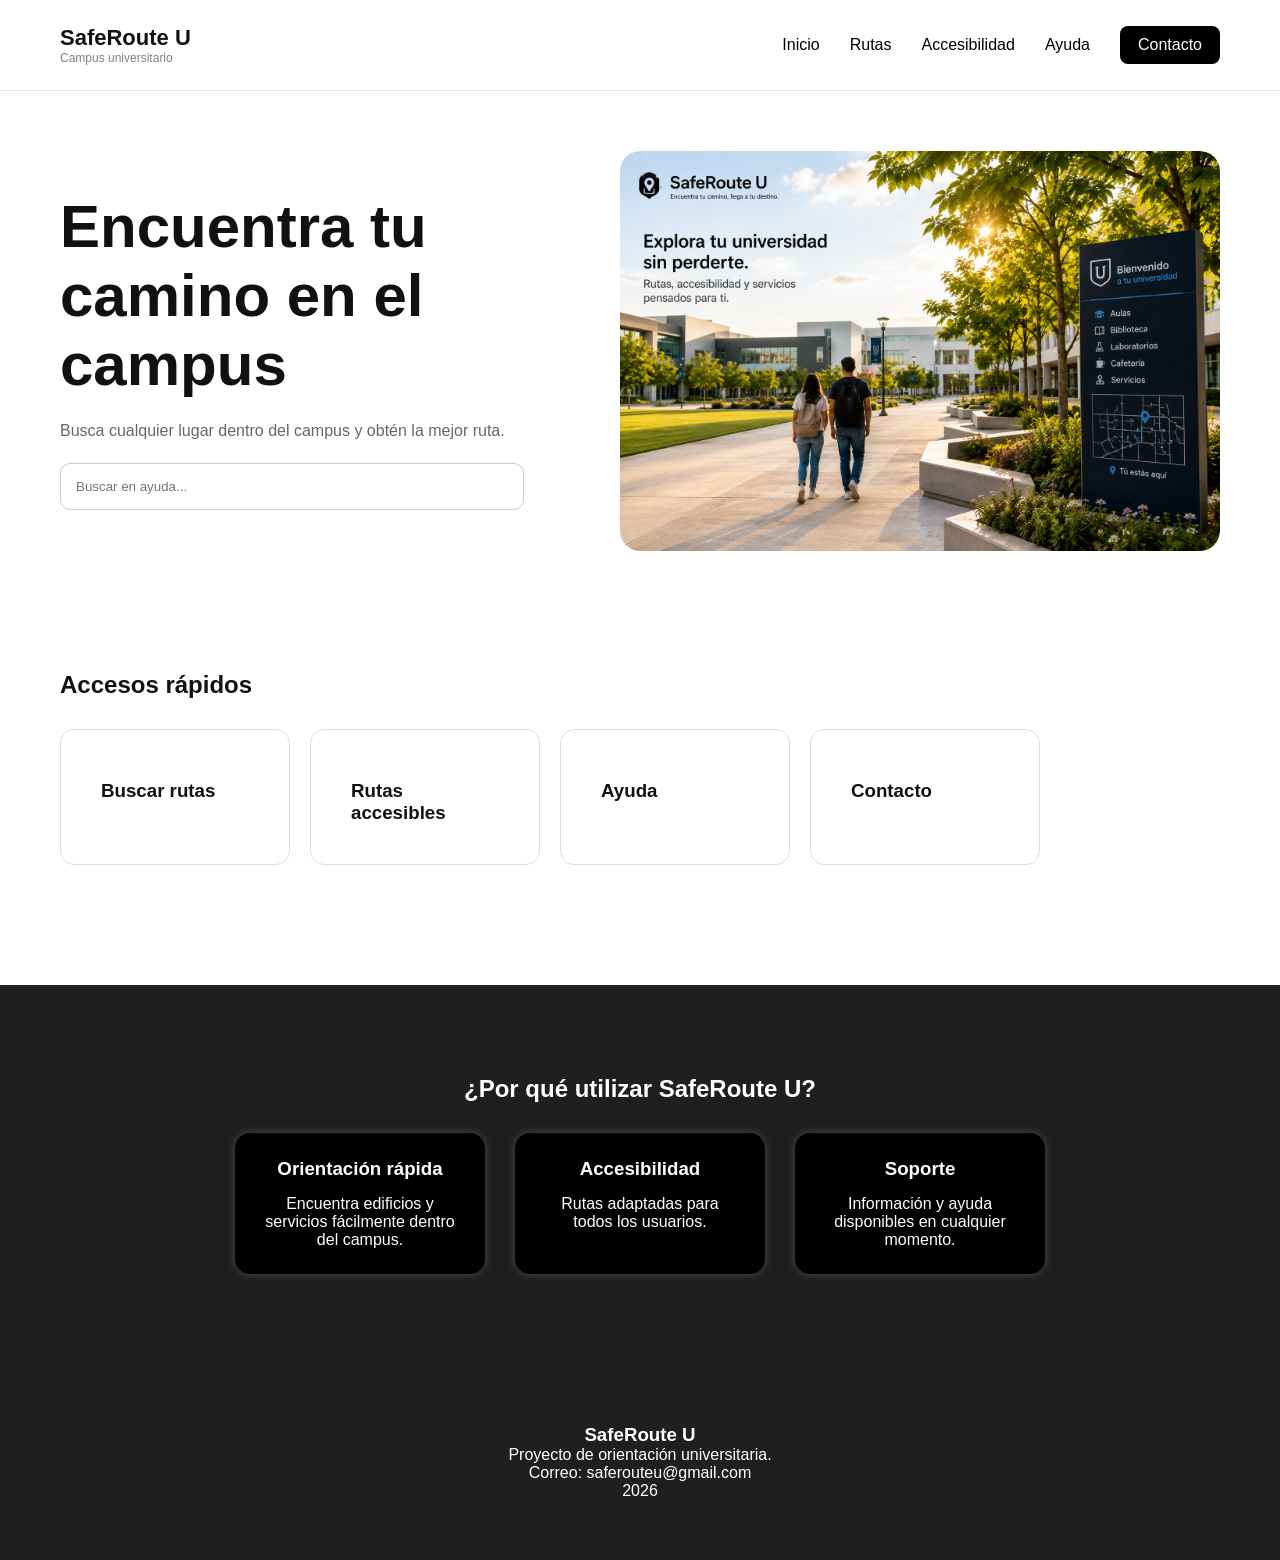
<file: index.html>
<!DOCTYPE html>
<html lang="es">
<head>
    <meta charset="UTF-8">
    <title>SafeRoute U</title>
    <link rel="stylesheet" href="css/styles.css">
</head>
<body>

<header>

    <div class="logo">
        <h2>SafeRoute U</h2>
        <p>Campus universitario</p>
    </div>

    <nav>
        <a href="index.html">Inicio</a>
        <a href="rutas.html">Rutas</a>
        <a href="accesibilidad.html">Accesibilidad</a>
        <a href="ayuda.html">Ayuda</a>
        <a class="btn-contacto" href="contacto.html">Contacto</a>
    </nav>

</header>

<section class="hero">

    <div class="texto">
        <h1>Encuentra tu camino en el campus</h1>

        <p>
            Busca cualquier lugar dentro del campus y obtén la mejor ruta.
        </p>

        <input class="search" type="text" placeholder="Buscar en ayuda...">
    </div>

    <div class="mapa">
        <img src="img/mapa2.png" alt="Mapa">
    </div>

</section>

<section class="section">

    <h2>Accesos rápidos</h2>

    <div class="cards">

        <div class="card">
            <h3>Buscar rutas</h3>
        </div>

        <div class="card">
            <h3>Rutas accesibles</h3>
        </div>

        <div class="card">
            <h3>Ayuda</h3>
        </div>

        <div class="card">
            <h3>Contacto</h3>
        </div>

    </div>

</section>

<footer>
<section class="beneficios">

<h2>¿Por qué utilizar SafeRoute U?</h2>

<div class="beneficio-cards">

<div class="beneficio-card">
<h3>Orientación rápida</h3>
<p>Encuentra edificios y servicios fácilmente dentro del campus.</p>
</div>

<div class="beneficio-card">
<h3>Accesibilidad</h3>
<p>Rutas adaptadas para todos los usuarios.</p>
</div>

<div class="beneficio-card">
<h3>Soporte</h3>
<p>Información y ayuda disponibles en cualquier momento.</p>
</div>

</div>

</section>

</div>

</section>

<footer>
    <h3>SafeRoute U</h3>
    <p>Proyecto de orientación universitaria.</p>
    <p>Correo: saferouteu@gmail.com</p>
    <p>2026</p>
</footer>

</body>
</html>
</file>
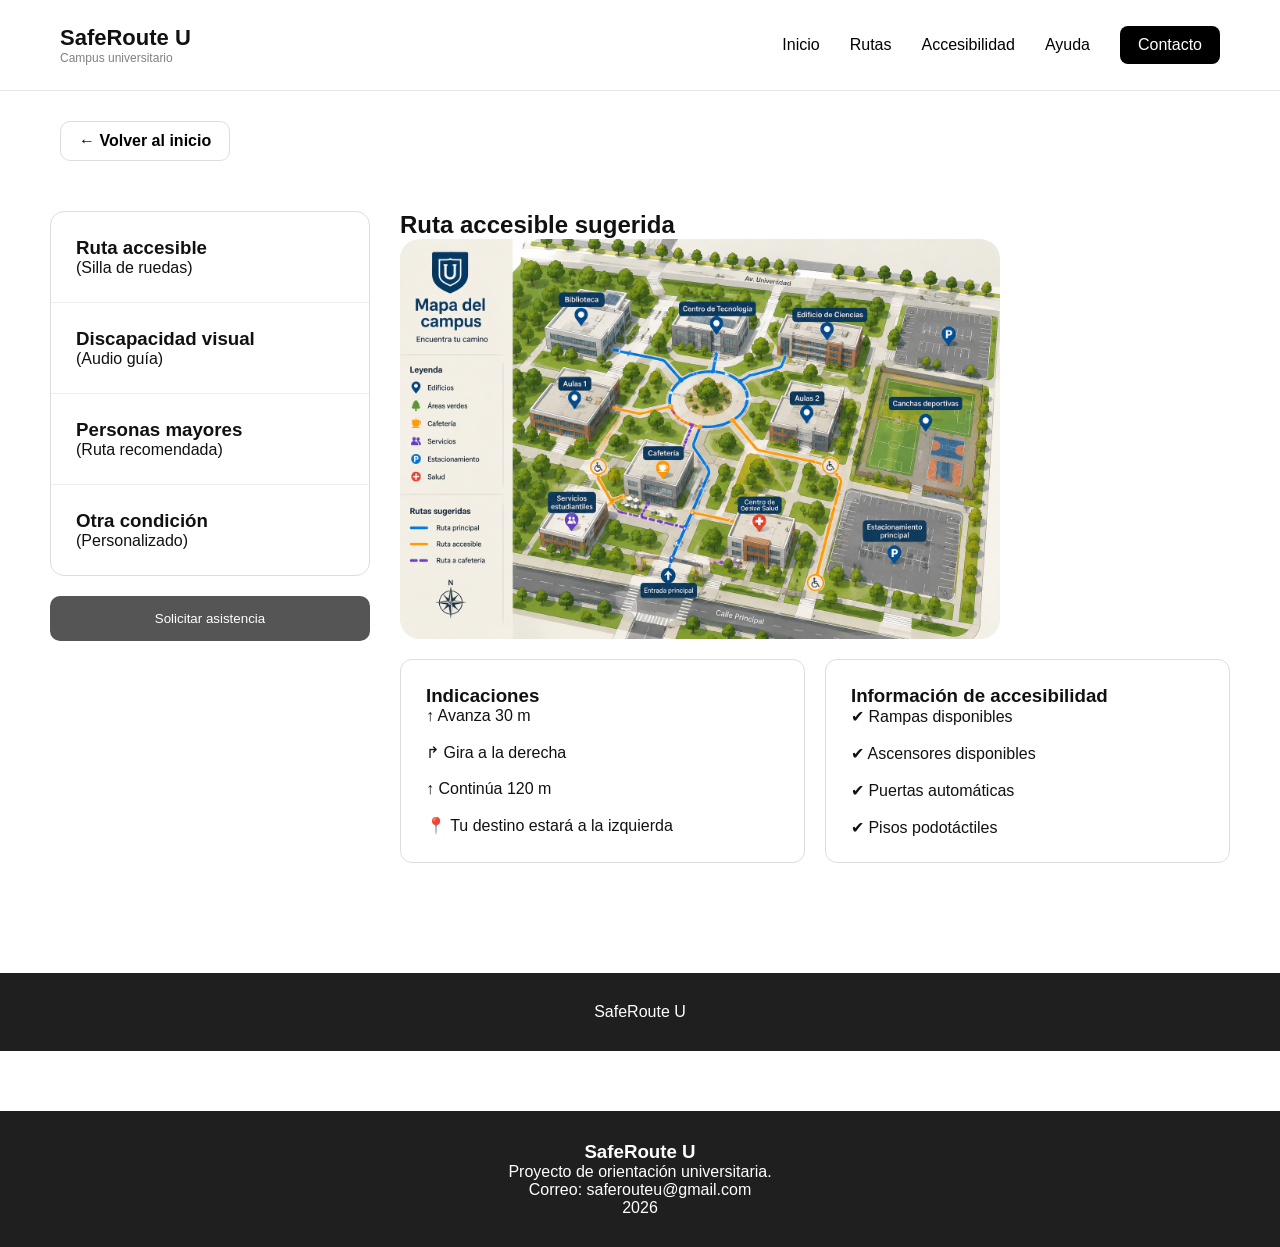
<file: accesibilidad.html>
<!DOCTYPE html>
<html lang="es">
<head>
<meta charset="UTF-8">
<title>Accesibilidad</title>
<link rel="stylesheet" href="css/styles.css">
</head>

<body>

<header>

<div class="logo">
<h2>SafeRoute U</h2>
<p>Campus universitario</p>
</div>

<nav>
<a href="index.html">Inicio</a>
<a href="rutas.html">Rutas</a>
<a href="accesibilidad.html">Accesibilidad</a>
<a href="ayuda.html">Ayuda</a>
<a class="btn-contacto" href="contacto.html">Contacto</a>
</nav>

</header>

<a class="volver" href="index.html">← Volver al inicio</a>

<section class="layout">

<div class="sidebar">

<div class="sidebar-box">

<div class="item">
<h3>Ruta accesible</h3>
<p>(Silla de ruedas)</p>
</div>

<div class="item">
<h3>Discapacidad visual</h3>
<p>(Audio guía)</p>
</div>

<div class="item">
<h3>Personas mayores</h3>
<p>(Ruta recomendada)</p>
</div>

<div class="item">
<h3>Otra condición</h3>
<p>(Personalizado)</p>
</div>

</div>

<button class="btn">Solicitar asistencia</button>

</div>

<div class="main-content">

<h2>Ruta accesible sugerida</h2>

<div class="mapa">
    <img src="img/mapa3.png" alt="Ruta">
</div>

<div class="info-boxes">

<div class="info">
<h3>Indicaciones</h3>

<p>↑ Avanza 30 m</p>
<br>

<p>↱ Gira a la derecha</p>
<br>

<p>↑ Continúa 120 m</p>
<br>

<p>📍 Tu destino estará a la izquierda</p>

</div>

<div class="info">
<h3>Información de accesibilidad</h3>

<p>✔ Rampas disponibles</p>
<br>

<p>✔ Ascensores disponibles</p>
<br>

<p>✔ Puertas automáticas</p>
<br>

<p>✔ Pisos podotáctiles</p>

</div>

</div>

</div>

</section>

<footer>
SafeRoute U
</footer>

<footer>

<h3>SafeRoute U</h3>

<p>Proyecto de orientación universitaria.</p>

<p>Correo: saferouteu@gmail.com</p>

<p>2026</p>

</footer>

</body>
</html>
</file>
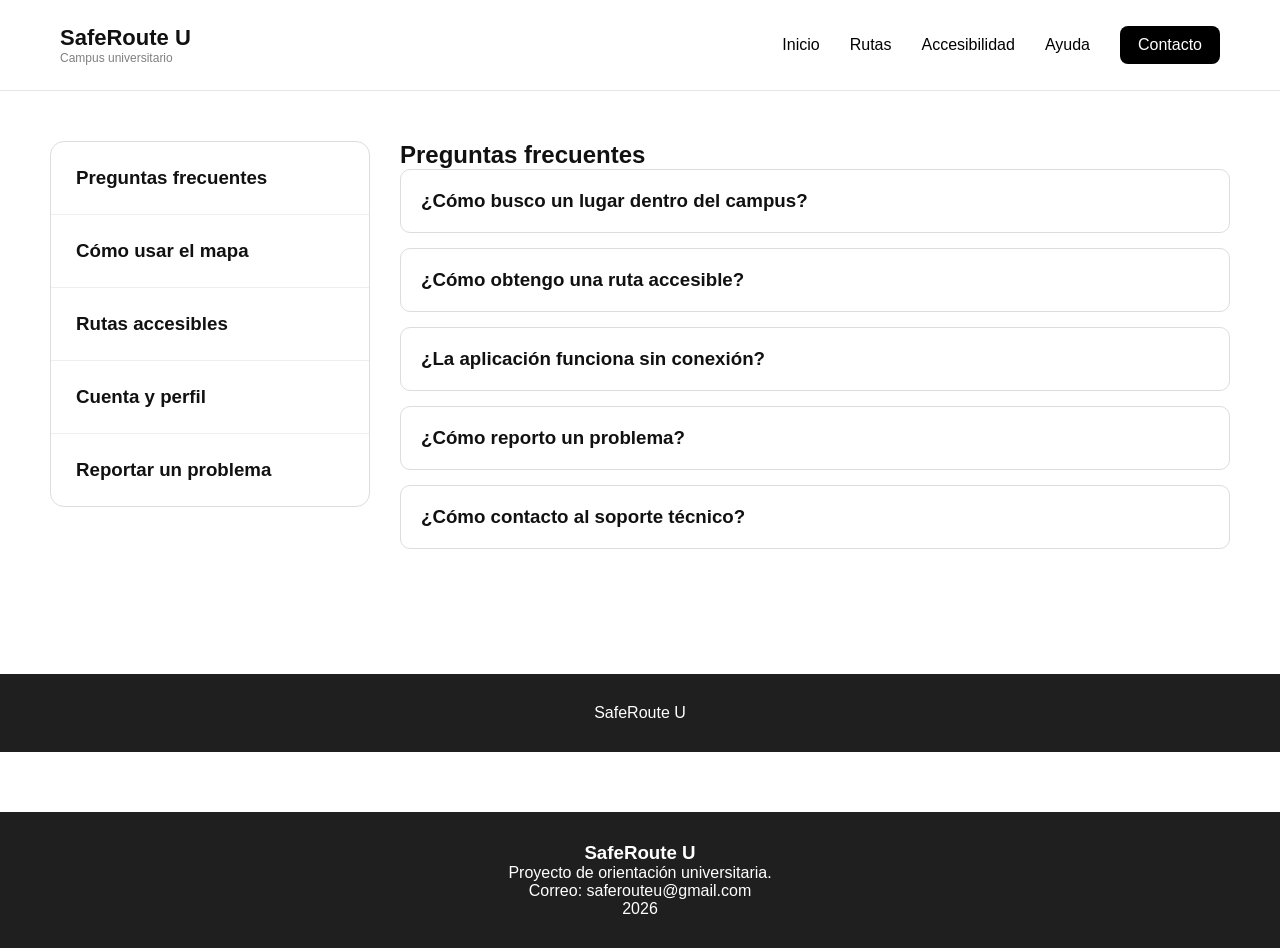
<file: ayuda.html>
<!DOCTYPE html>
<html lang="es">
<head>
<meta charset="UTF-8">
<title>Ayuda</title>
<link rel="stylesheet" href="css/styles.css">
</head>

<body>

<header>

<div class="logo">
<h2>SafeRoute U</h2>
<p>Campus universitario</p>
</div>

<nav>
<a href="index.html">Inicio</a>
<a href="rutas.html">Rutas</a>
<a href="accesibilidad.html">Accesibilidad</a>
<a href="ayuda.html">Ayuda</a>
<a class="btn-contacto" href="contacto.html">Contacto</a>
</nav>

</header>

<section class="layout">

<div class="sidebar">

<div class="sidebar-box">

<div class="item">
<h3>Preguntas frecuentes</h3>
</div>

<div class="item">
<h3>Cómo usar el mapa</h3>
</div>

<div class="item">
<h3>Rutas accesibles</h3>
</div>

<div class="item">
<h3>Cuenta y perfil</h3>
</div>

<div class="item">
<h3>Reportar un problema</h3>
</div>

</div>

</div>

<div class="main-content">

<h2>Preguntas frecuentes</h2>

<div class="faq">
<h3>¿Cómo busco un lugar dentro del campus?</h3>
</div>

<div class="faq">
<h3>¿Cómo obtengo una ruta accesible?</h3>
</div>

<div class="faq">
<h3>¿La aplicación funciona sin conexión?</h3>
</div>

<div class="faq">
<h3>¿Cómo reporto un problema?</h3>
</div>

<div class="faq">
<h3>¿Cómo contacto al soporte técnico?</h3>
</div>

</div>

</section>

<footer>
SafeRoute U
</footer>

<footer>

<h3>SafeRoute U</h3>

<p>Proyecto de orientación universitaria.</p>

<p>Correo: saferouteu@gmail.com</p>

<p>2026</p>

</footer>

</body>
</html>
</file>
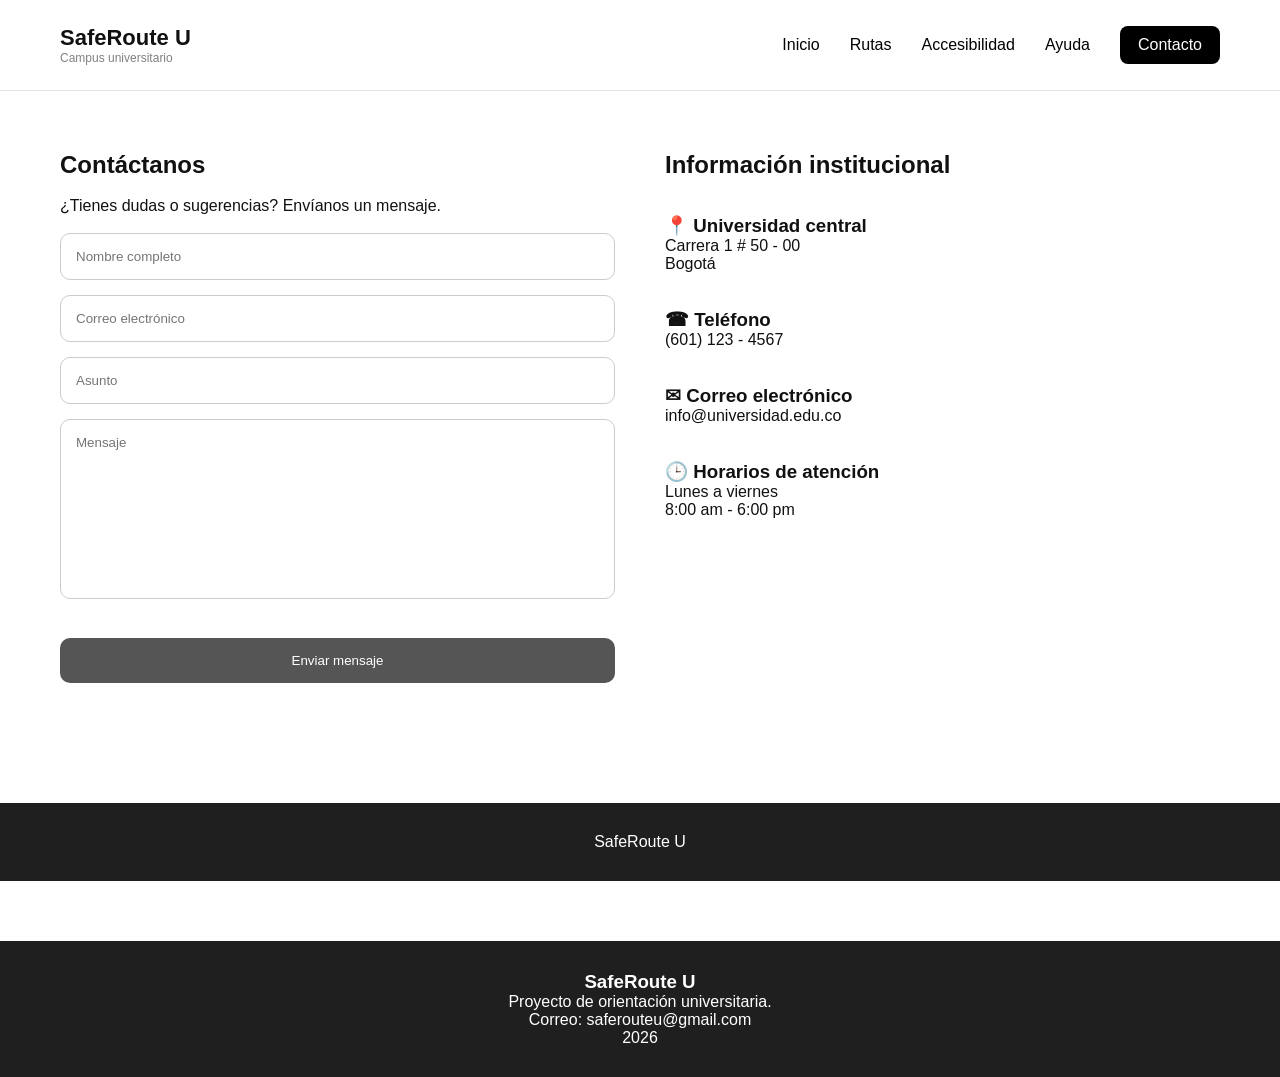
<file: contacto.html>
<!DOCTYPE html>
<html lang="es">
<head>
<meta charset="UTF-8">
<title>Contacto</title>
<link rel="stylesheet" href="css/styles.css">
</head>

<body>

<header>

<div class="logo">
<h2>SafeRoute U</h2>
<p>Campus universitario</p>
</div>

<nav>
<a href="index.html">Inicio</a>
<a href="rutas.html">Rutas</a>
<a href="accesibilidad.html">Accesibilidad</a>
<a href="ayuda.html">Ayuda</a>
<a class="btn-contacto" href="contacto.html">Contacto</a>
</nav>

</header>

<section class="contact-container">

<div class="formulario">

<h1>Contáctanos</h1>

<br>

<p>¿Tienes dudas o sugerencias? Envíanos un mensaje.</p>

<br>

<input type="text" placeholder="Nombre completo">

<input type="email" placeholder="Correo electrónico">

<input type="text" placeholder="Asunto">

<textarea placeholder="Mensaje"></textarea>

<button class="btn">Enviar mensaje</button>

</div>

<div class="info-contacto">

<h2>Información institucional</h2>

<br><br>

<h3>📍 Universidad central</h3>
<p>Carrera 1 # 50 - 00</p>
<p>Bogotá</p>

<br><br>

<h3>☎ Teléfono</h3>
<p>(601) 123 - 4567</p>

<br><br>

<h3>✉ Correo electrónico</h3>
<p>info@universidad.edu.co</p>

<br><br>

<h3>🕒 Horarios de atención</h3>
<p>Lunes a viernes</p>
<p>8:00 am - 6:00 pm</p>

</div>

</section>

<footer>
SafeRoute U
</footer>

<footer>

<h3>SafeRoute U</h3>

<p>Proyecto de orientación universitaria.</p>

<p>Correo: saferouteu@gmail.com</p>

<p>2026</p>

</footer>

</body>
</html>
</file>
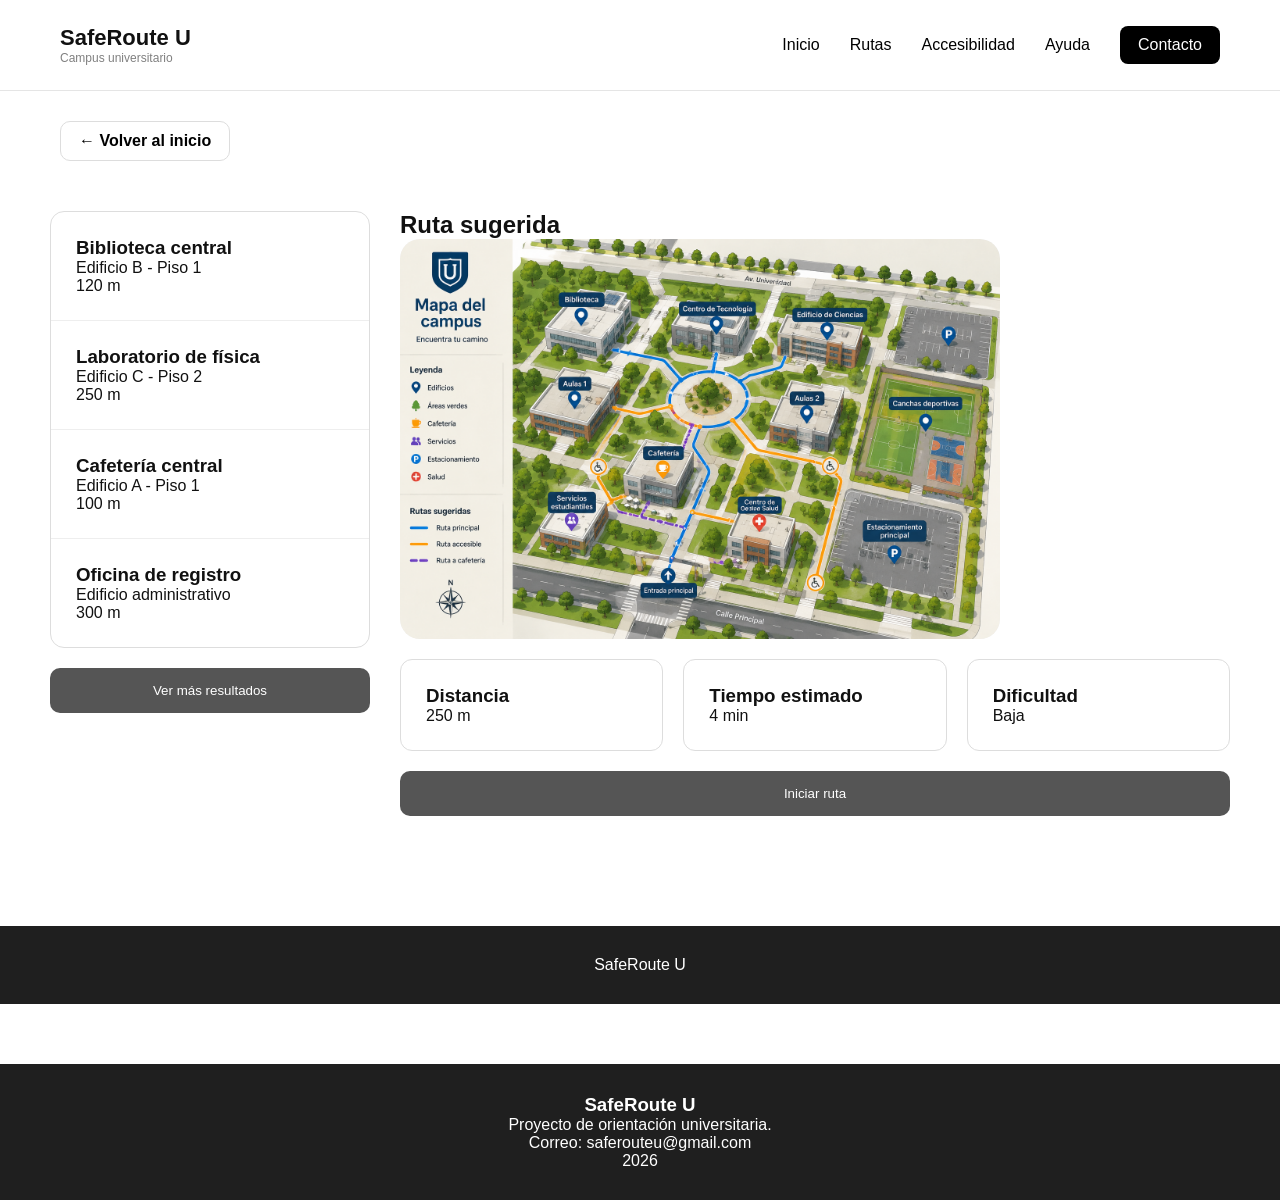
<file: rutas.html>
<!DOCTYPE html>
<html lang="es">
<head>
<meta charset="UTF-8">
<title>Rutas</title>
<link rel="stylesheet" href="css/styles.css">
</head>
<body>

<header>
<div class="logo">
<h2>SafeRoute U</h2>
<p>Campus universitario</p>
</div>

<nav>
<a href="index.html">Inicio</a>
<a href="rutas.html">Rutas</a>
<a href="accesibilidad.html">Accesibilidad</a>
<a href="ayuda.html">Ayuda</a>
<a class="btn-contacto" href="contacto.html">Contacto</a>
</nav>
</header>

<a class="volver" href="index.html">← Volver al inicio</a>

<section class="layout">

<div class="sidebar">

<div class="sidebar-box">

<div class="item">
<h3>Biblioteca central</h3>
<p>Edificio B - Piso 1</p>
<p>120 m</p>
</div>

<div class="item">
<h3>Laboratorio de física</h3>
<p>Edificio C - Piso 2</p>
<p>250 m</p>
</div>

<div class="item">
<h3>Cafetería central</h3>
<p>Edificio A - Piso 1</p>
<p>100 m</p>
</div>

<div class="item">
<h3>Oficina de registro</h3>
<p>Edificio administrativo</p>
<p>300 m</p>
</div>

</div>

<button class="btn">Ver más resultados</button>

</div>

<div class="main-content">

<h2>Ruta sugerida</h2>

<div class="mapa">
    <img src="img/mapa3.png" alt="Ruta">
</div>

<div class="info-boxes">

<div class="info">
<h3>Distancia</h3>
<p>250 m</p>
</div>

<div class="info">
<h3>Tiempo estimado</h3>
<p>4 min</p>
</div>

<div class="info">
<h3>Dificultad</h3>
<p>Baja</p>
</div>

</div>

<button class="btn">Iniciar ruta</button>

</div>

</section>

<footer>
SafeRoute U
</footer>

<footer>

<h3>SafeRoute U</h3>

<p>Proyecto de orientación universitaria.</p>

<p>Correo: saferouteu@gmail.com</p>

<p>2026</p>

</footer>

</body>
</html>
</file>
<file: css/styles.css>
*{
    margin:0;
    padding:0;
    box-sizing:border-box;
    font-family:Arial, Helvetica, sans-serif;
}

body{
    background:#fff;
    color:#111;
}

header{
    display:flex;
    justify-content:space-between;
    align-items:center;
    padding:25px 60px;
    border-bottom:1px solid #e5e5e5;
}

.logo h2{
    font-size:22px;
}

.logo p{
    font-size:12px;
    color:gray;
}

nav{
    display:flex;
    align-items:center;
    gap:30px;
}

nav a{
    text-decoration:none;
    color:black;
    font-weight:500;
}

.btn-contacto{
    background:black;
    color:white;
    padding:10px 18px;
    border-radius:8px;
}

.hero{
    display:flex;
    justify-content:space-between;
    align-items:center;
    padding:60px;
    gap:40px;
}

.texto{
    width:40%;
}

.texto h1{
    font-size:60px;
    margin-bottom:20px;
}

.texto p{
    color:#666;
    margin-bottom:20px;
    line-height:1.5;
}

.search{
    width:100%;
    padding:15px;
    border:1px solid #ccc;
    border-radius:10px;
}

.mapa{
    width:600px;
    height:400px;
    background:#f3f3f3;
    border-radius:20px;
    position:relative;
    overflow:hidden;
}

.mapa img{
    width:100%;
    height:100%;
    object-fit:cover;
    border-radius:20px;
}

.pin{
    width:20px;
    height:20px;
    background:black;
    border-radius:50%;
    position:absolute;
}

.pin1{ top:50px; left:120px; }
.pin2{ top:120px; left:300px; }
.pin3{ top:220px; left:200px; }
.pin4{ top:150px; left:450px; }
.pin5{ top:300px; left:350px; }

.section{
    padding:60px;
}

.cards{
    display:flex;
    gap:20px;
    margin-top:30px;
    flex-wrap:wrap;
}

.card{
    border:1px solid #ddd;
    border-radius:14px;
    padding:40px;
    width:230px;
    transition:0.3s;
}

.card:hover{
    transform:translateY(-5px);
}

.card h3{
    margin-top:10px;
}

.layout{
    display:flex;
    gap:30px;
    padding:50px;
}

.sidebar{
    width:320px;
}

.sidebar-box{
    border:1px solid #ddd;
    border-radius:14px;
    overflow:hidden;
}

.item{
    padding:25px;
    border-bottom:1px solid #eee;
}

.item:last-child{
    border:none;
}

.main-content{
    flex:1;
}

.info-boxes{
    display:flex;
    gap:20px;
    margin-top:20px;
}

.info{
    border:1px solid #ddd;
    padding:25px;
    border-radius:12px;
    flex:1;
}

.btn{
    background:#555;
    color:white;
    border:none;
    padding:15px;
    border-radius:10px;
    width:100%;
    margin-top:20px;
    cursor:pointer;
}

.faq{
    border:1px solid #ddd;
    padding:20px;
    border-radius:10px;
    margin-bottom:15px;
}

.contact-container{
    display:flex;
    gap:50px;
    padding:60px;
}

.formulario{
    flex:1;
}

.formulario input,
.formulario textarea{
    width:100%;
    padding:15px;
    margin-bottom:15px;
    border:1px solid #ccc;
    border-radius:10px;
}

.formulario textarea{
    height:180px;
    resize:none;
}

.info-contacto{
    flex:1;
}

.volver{
    display:inline-block;
    margin:30px 0 0 60px;
    text-decoration:none;
    color:black;
    font-weight:bold;
    padding:10px 18px;
    border:1px solid #ddd;
    border-radius:10px;
    transition:0.3s;
}

.volver:hover{
    background:black;
    color:white;
}

.beneficios{
    text-align:center;
    padding:40px;
}

footer{
    background:#1f1f1f;
    color:white;
    text-align:center;
    padding:30px;
    margin-top:60px;
}

.beneficios{
    text-align:center;
    padding:60px;
}

.beneficio-cards{
    display:flex;
    justify-content:center;
    gap:30px;
    flex-wrap:wrap;
    margin-top:30px;
}

.beneficio-card{
    width:250px;
    padding:25px;
    background:rgb(0, 0, 0);
    border-radius:15px;
    box-shadow:0px 0px 10px rgba(255, 255, 255, 0.2);
}

.beneficio-card h3{
    margin-bottom:15px;
}
</file>
